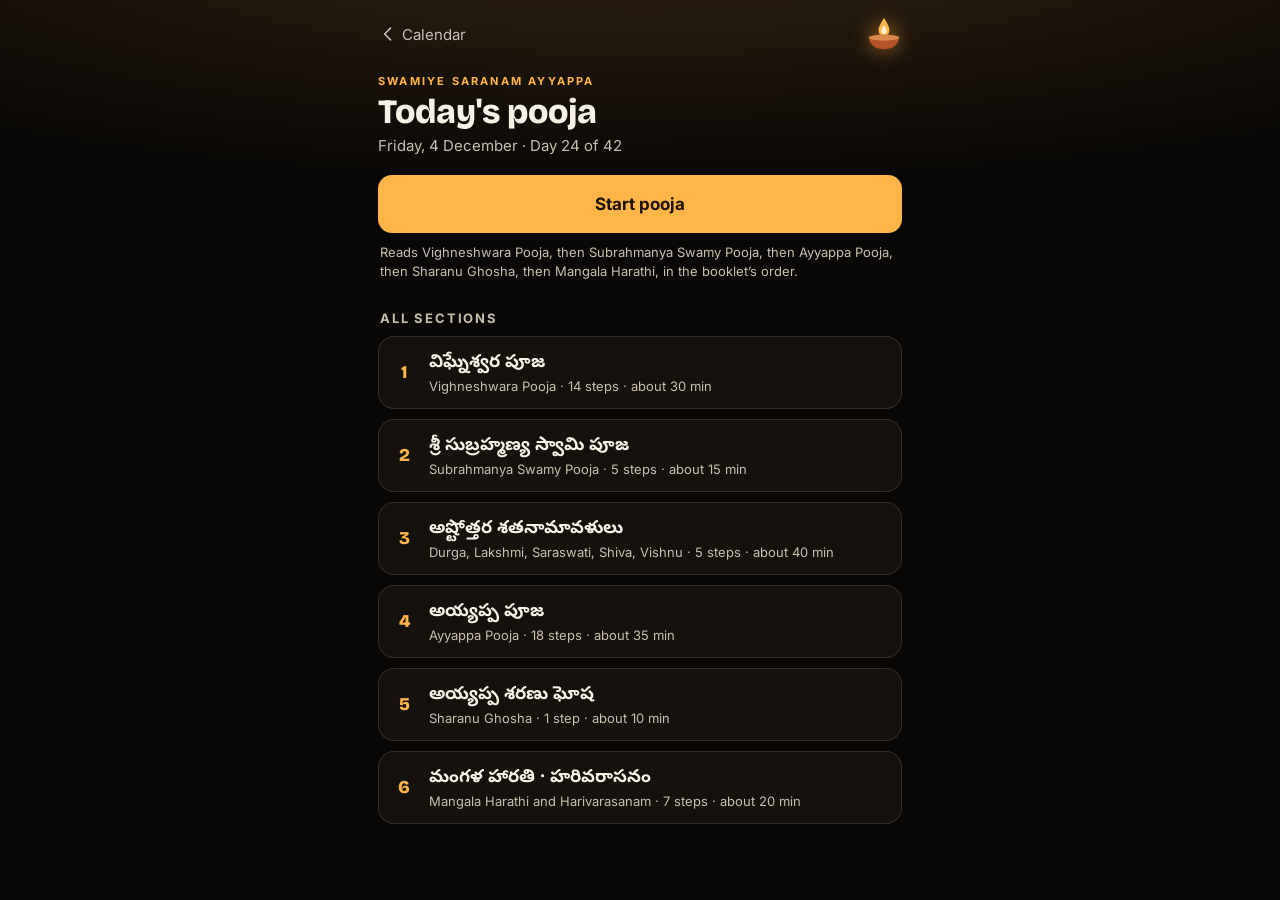
<file: deeksha/pooja.html>
<!DOCTYPE html>
<html lang="te">
<head>
<meta charset="utf-8">
<meta name="viewport" content="width=device-width, initial-scale=1, viewport-fit=cover">
<meta name="theme-color" content="#0A0806">
<meta name="apple-mobile-web-app-capable" content="yes">
<meta name="mobile-web-app-capable" content="yes">
<meta name="apple-mobile-web-app-status-bar-style" content="black-translucent">
<meta name="apple-mobile-web-app-title" content="Deeksha">
<title>Pooja · Deeksha</title>
<link rel="icon" href="assets/favicon.svg" type="image/svg+xml">
<link rel="apple-touch-icon" href="assets/apple-touch-icon.png">
<link rel="preconnect" href="https://fonts.googleapis.com">
<link rel="preconnect" href="https://fonts.gstatic.com" crossorigin>
<link href="https://fonts.googleapis.com/css2?family=Bricolage+Grotesque:opsz,wght@12..96,600;12..96,800&family=Inter:wght@400;500;600;700&family=Noto+Sans+Telugu:wght@400;500;600;700&family=Source+Serif+4:ital,wght@0,400;0,600;0,700;1,400&display=swap" rel="stylesheet">
<link rel="stylesheet" href="pooja.css">
</head>
<body>

<!-- ============ HOME ============ -->
<main id="home" class="screen" aria-labelledby="homeTitle">
  <header class="home-top">
    <a class="back-link" href="./" aria-label="Back to the calendar">
      <svg viewBox="0 0 24 24" aria-hidden="true"><path d="M15 5l-7 7 7 7"/></svg><span>Calendar</span>
    </a>
    <svg class="mini-diya" viewBox="0 0 40 44" aria-hidden="true"><path d="M20 4c4 7 6 10 6 14a6 6 0 0 1-12 0c0-4 2-7 6-14z" fill="#FFB547"/><path d="M20 12c2 3.4 3 5 3 7a3 3 0 0 1-6 0c0-2 1-3.6 3-7z" fill="#FFF1D2"/><path d="M3 26c1 9 9 13 17 13s16-4 17-13z" fill="#B4532A"/><ellipse cx="20" cy="26" rx="17" ry="3.4" fill="#D9874A"/></svg>
  </header>

  <p class="proof-banner" id="proofBanner" hidden>Proofreading preview · not yet checked against the booklet</p>

  <p class="eyebrow">Swamiye Saranam Ayyappa</p>
  <h1 class="display" id="homeTitle">Today's pooja</h1>
  <p class="home-date" id="homeDate">—</p>

  <section class="resume" id="resume" hidden aria-labelledby="resumeTitle">
    <div class="resume-top">
      <span class="resume-kicker">Continue where you left off</span>
      <button type="button" class="text-btn" id="resumeClear">Start over</button>
    </div>
    <p class="resume-title" id="resumeTitle">—</p>
    <p class="resume-meta" id="resumeMeta">—</p>
    <div class="resume-bar"><i id="resumeBar"></i></div>
    <button type="button" class="primary wide" id="resumeGo">Continue</button>
  </section>

  <button type="button" class="primary wide big" id="startDaily">Start daily pooja</button>
  <p class="hint" id="dailyHint"></p>

  <h2 class="section-h">All sections</h2>
  <div class="cards" id="cards"></div>

  <p class="hint small" id="proofLink"></p>
</main>

<!-- ============ READER ============ -->
<section id="reader" class="screen" hidden aria-labelledby="stepTitle">
  <header class="r-top">
    <div class="r-row">
      <button type="button" class="icon-btn" id="rClose" aria-label="Leave the pooja (your place is saved)">
        <svg viewBox="0 0 24 24" aria-hidden="true"><path d="M6 6l12 12M18 6L6 18"/></svg>
      </button>
      <svg class="r-diya" viewBox="0 0 40 44" aria-hidden="true"><path d="M20 4c4 7 6 10 6 14a6 6 0 0 1-12 0c0-4 2-7 6-14z" fill="#FFB547"/><path d="M20 12c2 3.4 3 5 3 7a3 3 0 0 1-6 0c0-2 1-3.6 3-7z" fill="#FFF1D2"/><path d="M3 26c1 9 9 13 17 13s16-4 17-13z" fill="#B4532A"/><ellipse cx="20" cy="26" rx="17" ry="3.4" fill="#D9874A"/></svg>
      <div class="r-seg">
        <span class="r-seg-name" id="rSeg">—</span>
        <span class="r-seg-pos" id="rPos">—</span>
      </div>
      <button type="button" class="icon-btn" id="rSmaller" aria-label="Smaller text"><span class="a-sm">A−</span></button>
      <button type="button" class="icon-btn" id="rBigger" aria-label="Larger text"><span class="a-lg">A+</span></button>
    </div>
    <div class="r-progress"><i id="rProgress"></i></div>
    <p class="unchecked" id="rUnchecked" hidden>Proofreading preview · not yet checked</p>
  </header>

  <div class="r-body" id="rBody" tabindex="-1">
    <h2 class="step-title"><span class="main" id="stepTitle">—</span><span class="sub" id="stepSub">—</span></h2>
    <div id="blocks"></div>
  </div>

  <nav class="r-nav" aria-label="Step navigation">
    <button type="button" class="nav-btn" id="rBack"><svg viewBox="0 0 24 24" aria-hidden="true"><path d="M15 5l-7 7 7 7"/></svg><span>Previous</span></button>
    <div class="lang" role="group" aria-label="Script">
      <button type="button" id="langTe" aria-pressed="true" lang="te">తె</button>
      <button type="button" id="langEn" aria-pressed="false">EN</button>
    </div>
    <button type="button" class="nav-btn next" id="rNext"><span>Next</span><svg viewBox="0 0 24 24" aria-hidden="true"><path d="M9 5l7 7-7 7"/></svg></button>
  </nav>
</section>

<!-- ============ FINISH ============ -->
<section id="finish" class="screen" hidden aria-labelledby="finTitle">
  <div class="fin-wrap">
    <svg class="fin-diya" viewBox="0 0 120 130" aria-hidden="true">
      <defs><radialGradient id="fg" cx="50%" cy="50%" r="50%"><stop offset="0" stop-color="#FFC56A" stop-opacity=".7"/><stop offset="1" stop-color="#FF8A1F" stop-opacity="0"/></radialGradient></defs>
      <circle cx="60" cy="46" r="44" fill="url(#fg)"/>
      <path class="fl" d="M60 70C46 63 47 43 60 12c13 31 14 51 0 58z" fill="#FF9A2B"/>
      <path class="fl" d="M60 70c-8-4-7-16 0-34 7 18 8 30 0 34z" fill="#FFD563"/>
      <path class="fl" d="M60 70c-4-2-4-9 0-19 4 10 4 17 0 19z" fill="#FFF8E2"/>
      <path d="M10 78c3 26 26 36 50 36s47-10 50-36z" fill="#9A4220"/>
      <ellipse cx="60" cy="78" rx="50" ry="8" fill="#D9874A"/><ellipse cx="60" cy="78" rx="43" ry="5" fill="#3A1606"/>
    </svg>
    <p class="eyebrow">Swamiye Saranam Ayyappa</p>
    <h2 class="display" id="finTitle">Pooja complete</h2>
    <p class="fin-meta" id="finMeta">—</p>
    <button type="button" class="primary wide big" id="markBtn">Mark today on the calendar</button>
    <p class="hint" id="markHint">Adds a small diya to today's date on your calendar.</p>
    <a class="ghost wide link-as-btn" id="toCalendar" href="./" hidden>View calendar</a>
    <button type="button" class="text-btn" id="finHome">Back to Pooja home</button>
  </div>
</section>

<script src="config.js"></script>
<script src="pooja/translit.js"></script>
<script src="pooja/vighneshwara.js"></script>
<script src="pooja/subrahmanya.js"></script>
<script src="pooja/ashtottarams.js"></script>
<script src="pooja/ayyappa-pooja.js"></script>
<script src="pooja/sharanu-ghosha.js"></script>
<script src="pooja/harathi.js"></script>
<script src="pooja.js"></script>
</body>
</html>
</file>
<file: deeksha/pooja.css>
:root{
  --bg:#0A0806; --ink:#F7F1E6; --muted:#C9BFAE; --dim:#9A8F7E;
  --gold:#FFB547; --gold-ink:#1C1206; --line:rgba(255,220,170,.14); --card:#15110C;
  --mantra-size:22px;
  --te:'Noto Sans Telugu','Telugu Sangam MN','Kohinoor Telugu',sans-serif;
}
*{box-sizing:border-box}
html,body{margin:0;background:var(--bg);color:var(--ink);font-family:Inter,system-ui,sans-serif;-webkit-text-size-adjust:100%}
body{min-height:100vh;background:radial-gradient(120% 40% at 50% -8%,rgba(255,170,70,.16),transparent 70%) no-repeat,var(--bg)}
.display{font-family:'Bricolage Grotesque',Inter,sans-serif;font-weight:800}
[hidden]{display:none!important}
button{font:inherit;color:inherit}
:focus-visible{outline:2px solid var(--gold);outline-offset:2px}

/* ---------- shared controls ---------- */
.primary,.ghost{border-radius:14px;padding:12px 18px;min-height:52px;font-size:16px;font-weight:700;cursor:pointer}
.primary{background:var(--gold);color:var(--gold-ink);border:0}
.ghost{background:transparent;color:var(--ink);border:1px solid #3A2F22}
.primary:disabled{opacity:.4}
.wide{width:100%}
.big{min-height:58px;font-size:17px}
.text-btn{background:none;border:0;color:var(--gold);font-weight:600;font-size:14px;cursor:pointer;min-height:44px;padding:0 6px}
.icon-btn{width:44px;height:44px;border-radius:12px;border:0;background:rgba(255,255,255,.05);display:grid;place-items:center;cursor:pointer;flex:none}
.icon-btn svg{width:20px;height:20px;fill:none;stroke:currentColor;stroke-width:2;stroke-linecap:round}
.a-sm{font-size:14px;font-weight:700} .a-lg{font-size:18px;font-weight:700}
.hint{margin:10px 2px 0;font-size:13px;line-height:1.5;color:var(--muted)}
.hint.small{font-size:12px;color:var(--dim)}
.hint a{color:var(--gold)}
.link-as-btn{display:flex;align-items:center;justify-content:center;text-decoration:none}
.eyebrow{margin:0 0 6px;font-size:11px;font-weight:700;letter-spacing:.2em;text-transform:uppercase;color:var(--gold)}

/* ---------- home ---------- */
#home{max-width:560px;margin:0 auto;padding:calc(12px + env(safe-area-inset-top)) 18px calc(40px + env(safe-area-inset-bottom))}
.home-top{display:flex;justify-content:space-between;align-items:center;margin-bottom:18px}
.back-link{display:flex;align-items:center;gap:4px;color:var(--muted);text-decoration:none;font-size:15px;min-height:44px;padding-right:10px}
.back-link svg{width:20px;height:20px;fill:none;stroke:currentColor;stroke-width:2;stroke-linecap:round;stroke-linejoin:round}
.mini-diya{width:36px;height:40px;filter:drop-shadow(0 0 10px rgba(255,170,60,.6))}
#home h1{margin:0;font-size:34px;line-height:1.05}
.home-date{margin:6px 0 20px;color:var(--muted);font-size:15px}
.proof-banner{margin:0 0 14px;padding:10px 12px;border-radius:12px;background:rgba(255,181,71,.1);border:1px solid rgba(255,181,71,.35);color:#FFD9A0;font-size:13px;font-weight:600}
.resume{background:linear-gradient(160deg,rgba(255,181,71,.16),rgba(255,181,71,.05));border:1px solid rgba(255,181,71,.4);border-radius:20px;padding:16px 16px 16px;margin-bottom:16px}
.resume-top{display:flex;justify-content:space-between;align-items:center}
.resume-kicker{font-size:12px;font-weight:700;letter-spacing:.12em;text-transform:uppercase;color:var(--gold)}
.resume-title{margin:4px 0 2px;font-family:var(--te);font-size:20px;font-weight:700}
.resume-meta{margin:0 0 12px;color:var(--muted);font-size:14px}
.resume-bar{height:6px;border-radius:9px;background:rgba(255,220,170,.14);overflow:hidden;margin-bottom:14px}
.resume-bar i{display:block;height:100%;background:var(--gold);border-radius:9px}
.section-h{margin:28px 2px 10px;font-size:13px;font-weight:700;letter-spacing:.14em;text-transform:uppercase;color:var(--muted)}
.cards{display:flex;flex-direction:column;gap:10px}
.card{display:flex;align-items:center;gap:14px;width:100%;text-align:left;background:var(--card);border:1px solid var(--line);border-radius:16px;padding:14px 14px;min-height:72px;cursor:pointer}
.card:disabled{cursor:default;opacity:.55}
.card .c-main{flex:1;min-width:0}
.card .c-num{flex:none;width:22px;font-family:'Bricolage Grotesque',sans-serif;font-weight:800;font-size:18px;color:var(--gold);text-align:center}
.card .c-te{display:block;font-family:var(--te);font-size:18px;font-weight:700}
.card .c-en{display:block;font-size:13px;color:var(--muted);margin-top:2px}
.card .c-side{font-size:12px;color:var(--dim);text-align:right;flex:none}
.card .tick{width:26px;height:26px;border-radius:50%;background:var(--gold);display:grid;place-items:center;flex:none}
.card .tick svg{width:15px;height:15px;fill:none;stroke:var(--gold-ink);stroke-width:3;stroke-linecap:round;stroke-linejoin:round}
.tag{display:inline-block;margin-top:5px;font-size:11px;font-weight:700;letter-spacing:.06em;padding:2px 8px;border-radius:99px;background:rgba(255,181,71,.14);color:#FFD9A0}

/* ---------- reader (layout 1: quiet, dense, readable) ---------- */
#reader{display:flex;flex-direction:column;height:100vh;height:100dvh}
.r-top{flex:none;padding:calc(6px + env(safe-area-inset-top)) 10px 6px;background:#0A0806;border-bottom:1px solid var(--line)}
.r-row{display:flex;align-items:center;gap:6px}
.r-diya{width:26px;height:30px;flex:none;filter:drop-shadow(0 0 8px rgba(255,170,60,.55))}
.r-seg{flex:1;min-width:0;display:flex;flex-direction:column;line-height:1.25}
.r-seg-name{font-family:var(--te);font-weight:700;font-size:16px;color:var(--gold);white-space:nowrap;overflow:hidden;text-overflow:ellipsis}
.r-seg-pos{font-size:12px;color:var(--muted)}
.r-progress{height:3px;border-radius:9px;background:rgba(255,220,170,.12);margin:6px 2px 0;overflow:hidden}
.r-progress i{display:block;height:100%;background:var(--gold);border-radius:9px;transition:width .3s}
.unchecked{margin:6px 2px 0;font-size:11px;font-weight:700;letter-spacing:.06em;color:#FFD9A0}
.r-body{flex:1;overflow-y:auto;-webkit-overflow-scrolling:touch;overscroll-behavior:contain;padding:14px 18px 22px;outline:none}
.step-title{margin:0 0 10px;display:flex;flex-direction:column}
.step-title .main{font-family:var(--te);font-size:calc(var(--mantra-size) + 3px);font-weight:700;color:var(--gold);line-height:1.35}
.step-title .sub{font-size:12px;font-weight:600;letter-spacing:.08em;text-transform:uppercase;color:var(--dim);margin-top:1px}
.b-instr{margin:8px 0 10px;padding:6px 10px;border-left:2px solid rgba(255,181,71,.6);background:rgba(255,181,71,.05);border-radius:0 8px 8px 0;
  font-family:var(--te);font-style:italic;font-size:calc(var(--mantra-size) * .64);line-height:1.5;color:#CDBFA8}
.b-sub{margin:16px 0 4px;font-family:var(--te);font-size:calc(var(--mantra-size) * .7);font-weight:700;color:var(--gold)}
.b-sub:first-child{margin-top:0}
.b-mantra{margin:0 0 6px}
.b-mantra p,.b-sank{margin:0 0 .22em;font-family:var(--te);font-size:var(--mantra-size);line-height:1.6;color:var(--ink);font-weight:500}
.b-sank{line-height:1.7}
.b-sank .inl{font-style:italic;font-weight:400;font-size:.66em;color:#CDBFA8}
.names{margin:0;padding:0;list-style:none}
.names li{display:flex;gap:10px;align-items:baseline;font-family:var(--te);font-size:calc(var(--mantra-size) * .9);line-height:1.6;font-weight:500}
.names li .n{flex:none;width:26px;text-align:right;font-family:Inter,sans-serif;font-size:11px;font-weight:700;color:var(--dim)}
.closing{margin:10px 0 0;font-family:var(--te);font-size:calc(var(--mantra-size) * .78);color:var(--muted);text-align:center}
body.en .b-mantra p,body.en .b-sank,body.en .names li,body.en .step-title .main,body.en .b-sub,body.en .b-instr,body.en .closing,body.en .r-seg-name{font-family:'Source Serif 4',Georgia,'Iowan Old Style',serif}
body.en .b-mantra p,body.en .b-sank,body.en .names li{font-weight:400;letter-spacing:.005em}
mark.unc{background:rgba(255,120,80,.22);color:inherit;border-bottom:2px dotted #FF8A5C;border-radius:3px;padding:0 2px}

.r-nav{flex:none;display:grid;grid-template-columns:1fr auto 1fr;align-items:center;gap:8px;padding:6px 8px calc(6px + env(safe-area-inset-bottom));background:#0A0806;border-top:1px solid var(--line)}
.nav-btn{display:flex;align-items:center;gap:4px;min-height:52px;padding:0 10px;background:none;border:0;color:var(--muted);font-size:16px;font-weight:600;cursor:pointer;border-radius:12px}
.nav-btn svg{width:20px;height:20px;fill:none;stroke:currentColor;stroke-width:2.2;stroke-linecap:round;stroke-linejoin:round}
.nav-btn.next{justify-self:end;color:var(--gold)}
.nav-btn:disabled{opacity:.3}
.nav-btn:active{background:rgba(255,255,255,.05)}
.lang{display:flex;padding:3px;border-radius:99px;border:1px solid #3A2F22;background:#15110C}
.lang button{min-width:48px;min-height:40px;border-radius:99px;border:0;background:transparent;color:var(--muted);font-size:15px;font-weight:700;cursor:pointer}
.lang button[lang="te"]{font-family:var(--te);font-size:17px}
.lang button[aria-pressed="true"]{background:var(--gold);color:var(--gold-ink)}

/* ---------- finish ---------- */
#finish{min-height:100vh;min-height:100dvh;display:flex;align-items:center;justify-content:center;padding:24px 20px calc(24px + env(safe-area-inset-bottom))}
.fin-wrap{width:min(420px,100%);display:flex;flex-direction:column;align-items:center;text-align:center;gap:10px}
.fin-diya{width:132px;height:142px;margin-bottom:6px}
.fin-diya .fl{transform-box:fill-box;transform-origin:50% 100%;animation:flick 2.2s ease-in-out infinite}
@keyframes flick{0%,100%{transform:scale(1,1)}30%{transform:scale(.96,1.06)}60%{transform:scale(1.03,.96)}}
#finish h2{margin:0;font-size:34px}
.fin-meta{margin:0 0 14px;color:var(--muted);font-size:15px;line-height:1.5}

@media (prefers-reduced-motion:reduce){.fin-diya .fl{animation:none}.r-progress i{transition:none}}
@media (min-width:700px){.r-body{padding:24px max(28px,calc((100vw - 720px) / 2)) 40px}.r-top,.r-nav{padding-left:max(14px,calc((100vw - 720px) / 2));padding-right:max(14px,calc((100vw - 720px) / 2))}}
</file>
